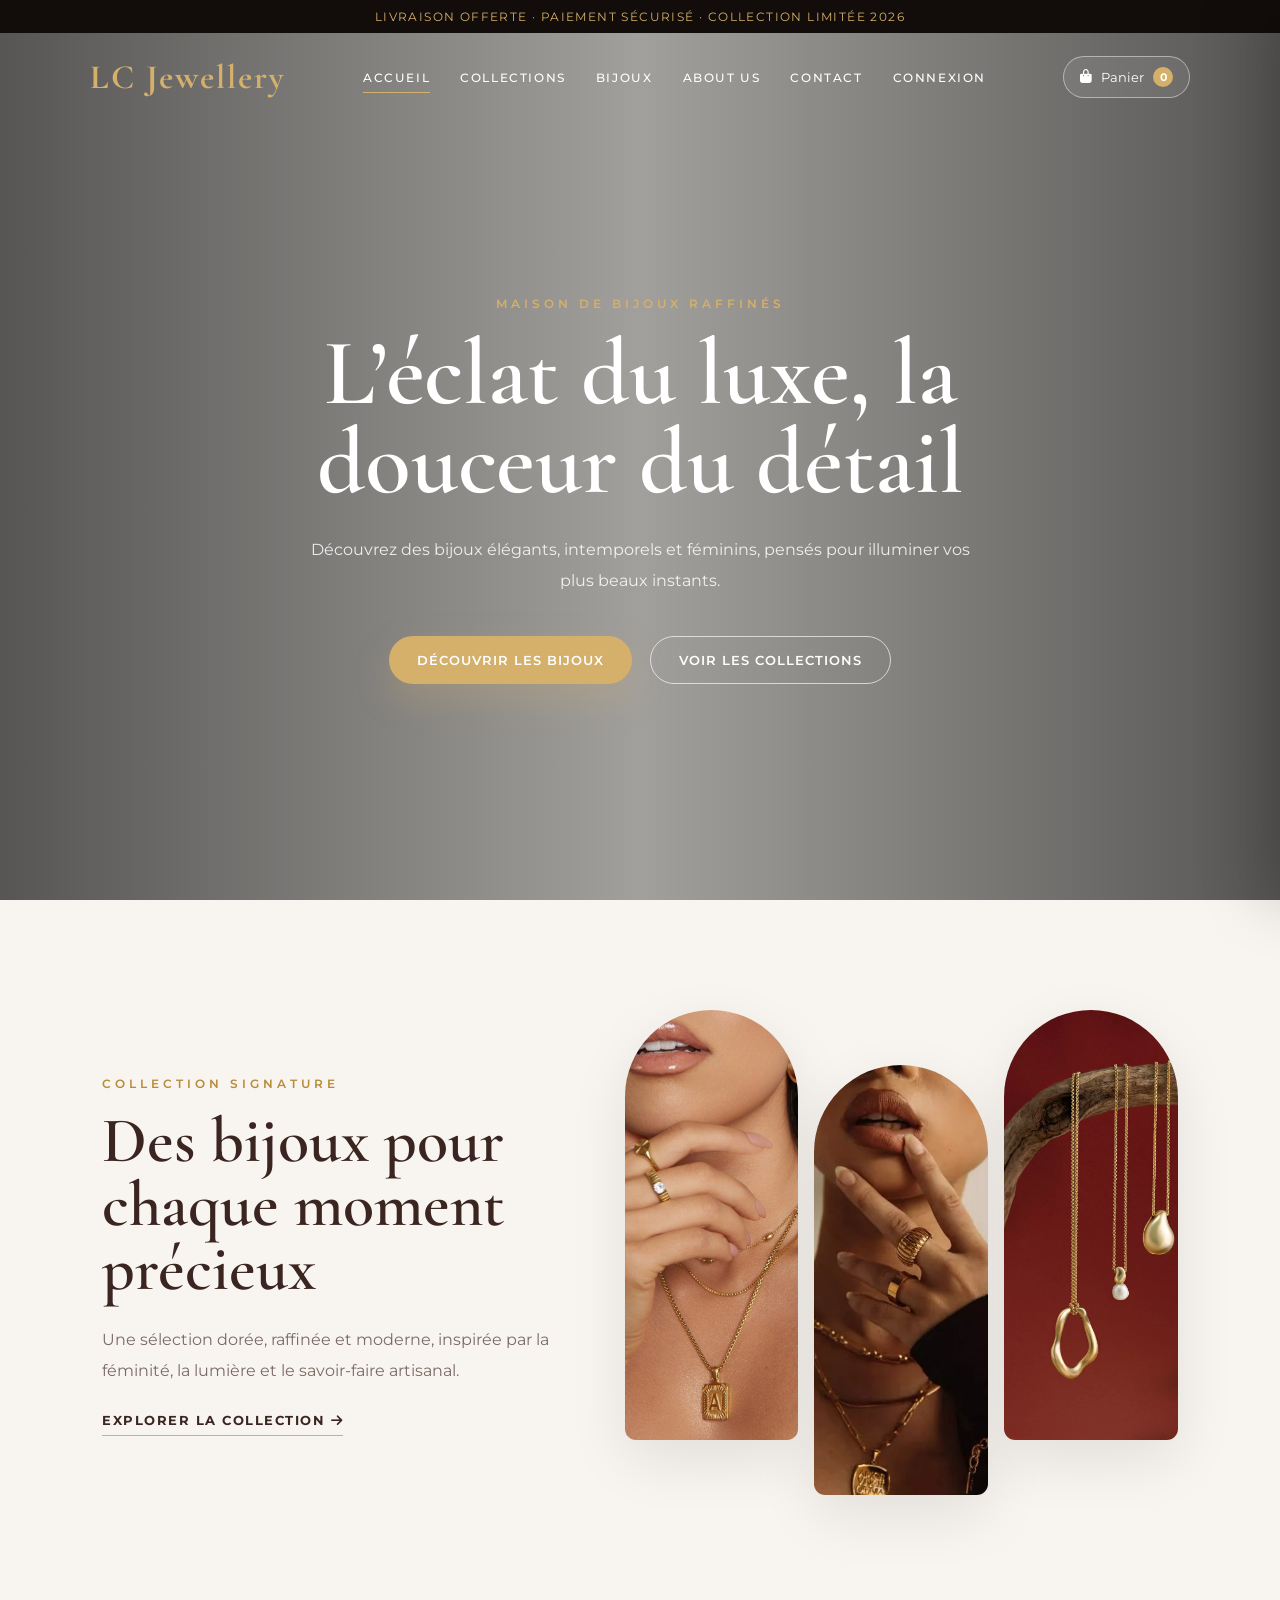
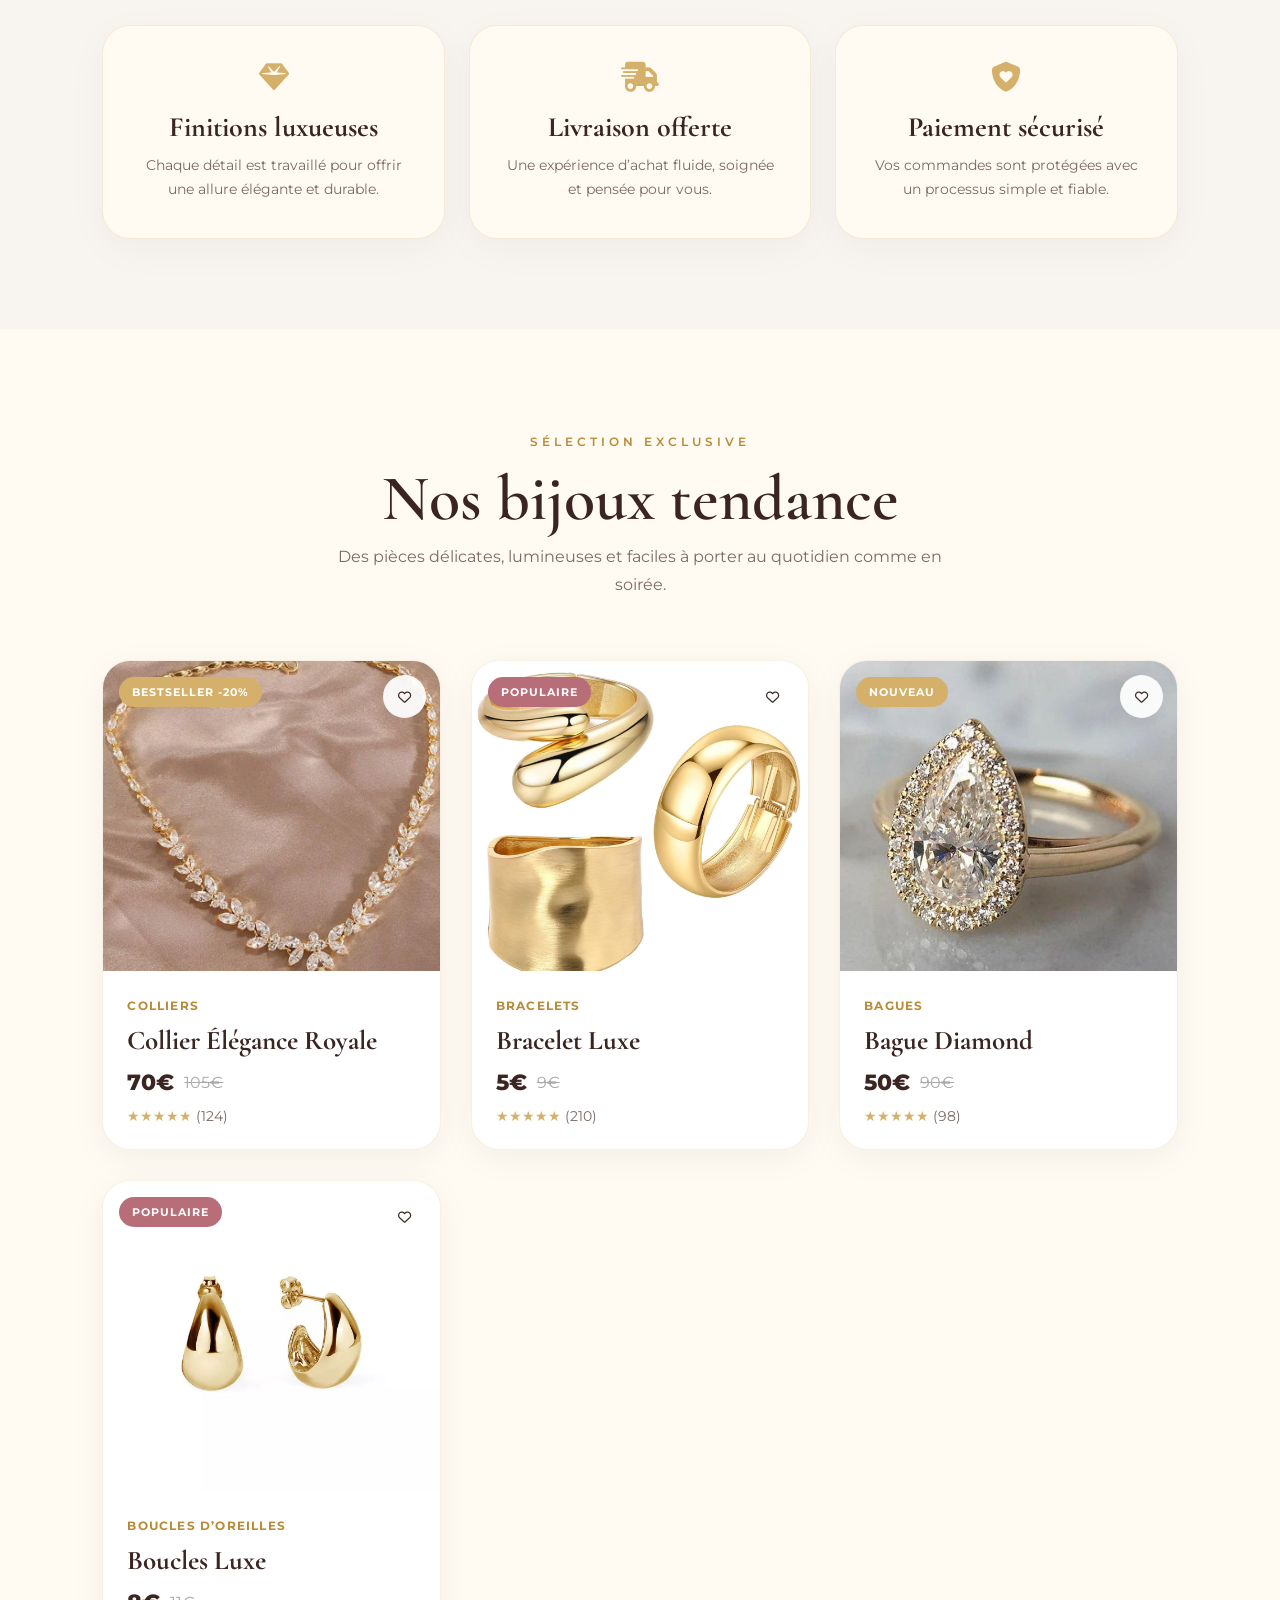
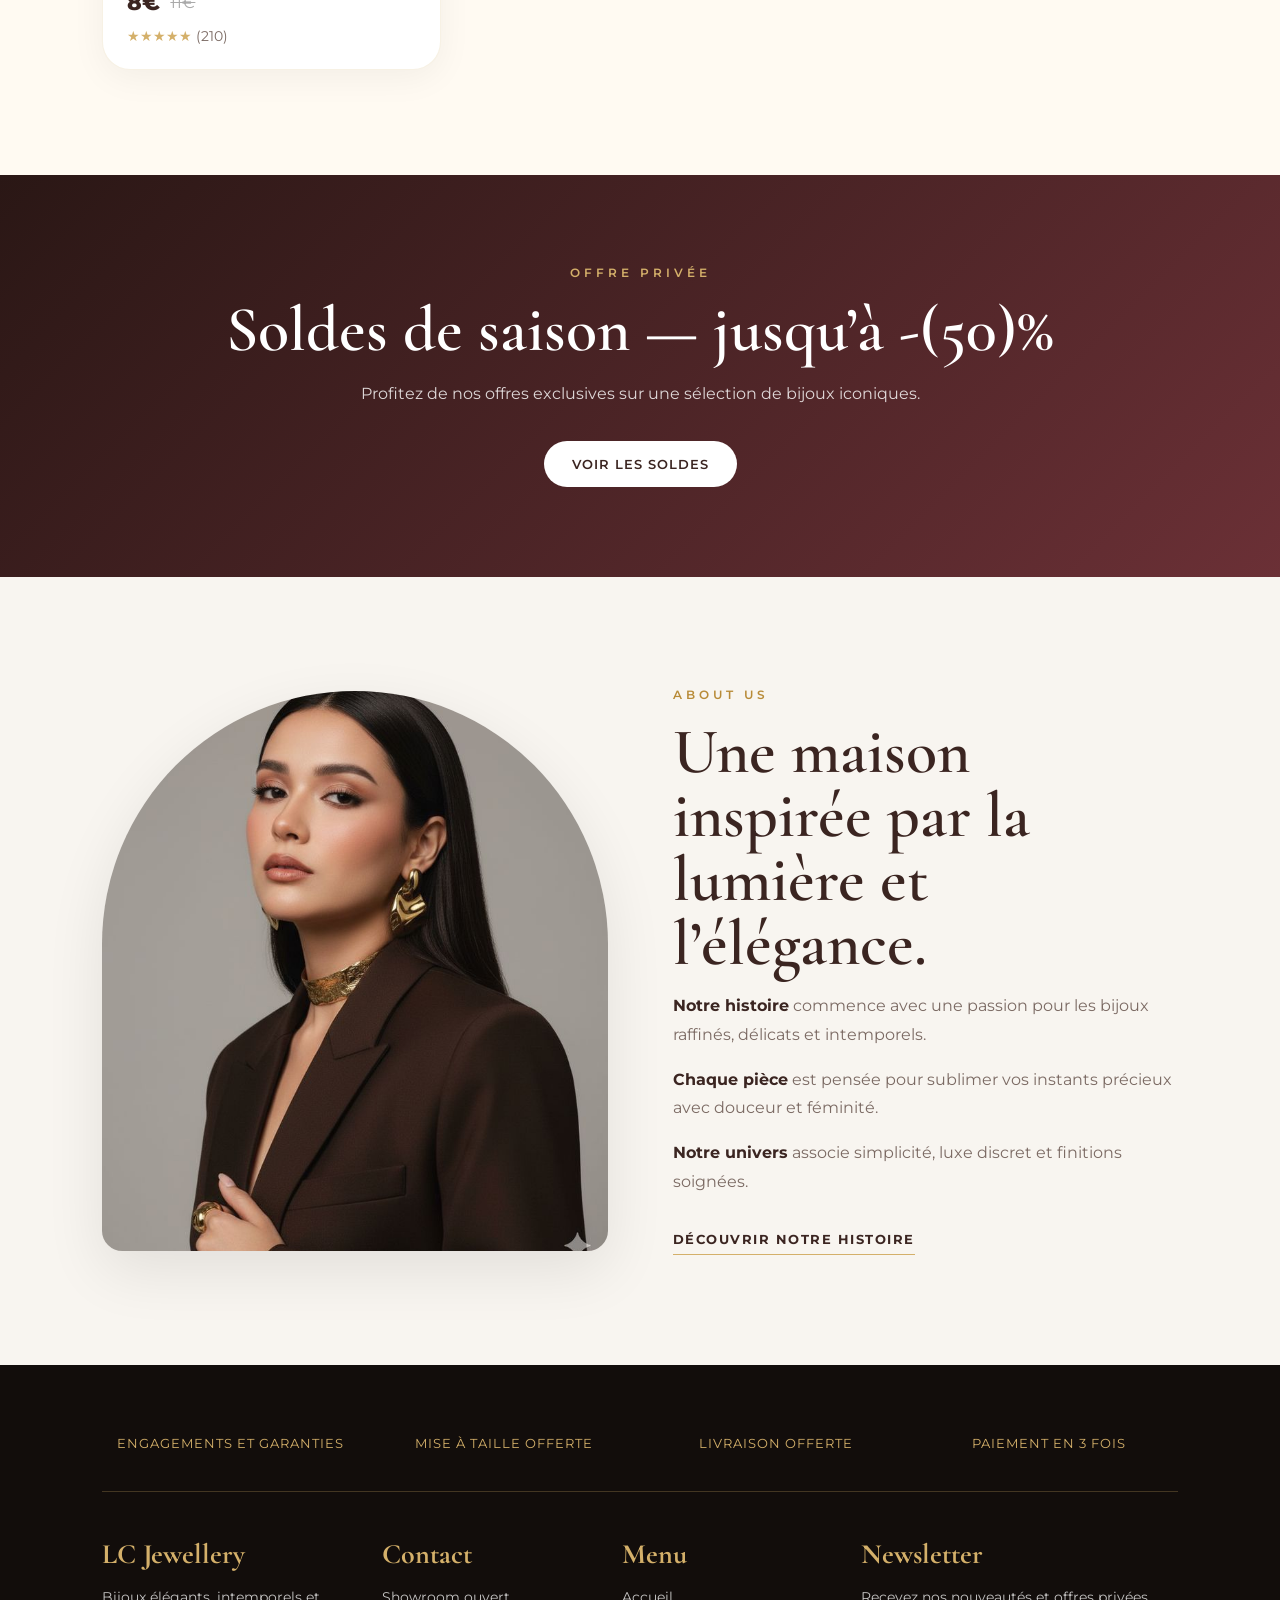
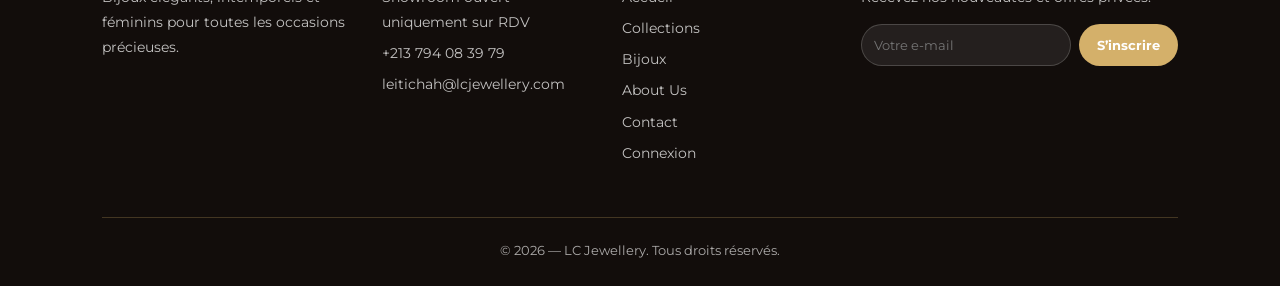
<file: index.html>
<!DOCTYPE html>
<html lang="fr">
<head>
  <meta charset="UTF-8" />
  <meta name="viewport" content="width=device-width, initial-scale=1.0" />
  <title>LC Jewellery — Maison de bijoux</title>

  <link rel="preconnect" href="https://fonts.googleapis.com">
  <link rel="preconnect" href="https://fonts.gstatic.com" crossorigin>
  <link href="https://fonts.googleapis.com/css2?family=Cormorant+Garamond:wght@400;500;600;700&family=Montserrat:wght@300;400;500;600;700&display=swap" rel="stylesheet">

  <link rel="stylesheet" href="https://cdnjs.cloudflare.com/ajax/libs/font-awesome/6.5.1/css/all.min.css">
  <link rel="stylesheet" href="index.css" />
</head>

<body>

  <div class="announcement-bar">
    Livraison offerte · Paiement sécurisé · Collection limitée 2026
  </div>

  <header class="site-header" id="siteHeader">
    <a href="index.html" class="logo">LC Jewellery</a>

    <button class="nav-toggle" id="navToggle">
      <span></span>
      <span></span>
      <span></span>
    </button>

    <nav class="main-nav" id="mainNav">
      <a href="index.html"class="active">Accueil</a>
      <a href="index.html#collections">Collections</a>
      <a href="products.html">Bijoux</a>
      <a href="aboutus.html">About Us</a>
      <a href="commande.html">Contact</a>
      <a href="contact.html">Connexion</a>
    </nav>


    <button class="cart-link" id="openCart">
      <i class="fa-solid fa-bag-shopping"></i>
      <span>Panier</span>
      <strong id="cartCount">0€</strong>
    </button>
  </header>

  <main>

    <section class="hero" id="home">
      <video autoplay muted loop playsinline class="bg-video">
        <source src="videoo.MP4" type="video/mp4" />
      </video>

      <div class="hero-overlay"></div>

      <div class="hero-content reveal">
        <p class="eyebrow">Maison de bijoux raffinés</p>
        <h1>L’éclat du luxe, la douceur du détail</h1>
        <p>
          Découvrez des bijoux élégants, intemporels et féminins,
          pensés pour illuminer vos plus beaux instants.
        </p>

        <div class="hero-actions">
          <a href="products.html" class="btn btn-primary">Découvrir les bijoux</a>
          <a href="#collections" class="btn btn-secondary">Voir les collections</a>
        </div>
      </div>
    </section>

    <section class="signature-section reveal" id="collections">
      <div class="signature-text">
        <p class="eyebrow dark">Collection signature</p>
        <h2>Des bijoux pour chaque moment précieux</h2>
        <p>
          Une sélection dorée, raffinée et moderne, inspirée par la féminité,
          la lumière et le savoir-faire artisanal.
        </p>
        <a href="products.html" class="luxury-link">
          Explorer la collection <i class="fa-solid fa-arrow-right"></i>
        </a>
      </div>

      <div class="signature-gallery">
        <img src="3.jpg" alt="Bijou doré élégant">
        <img src="2.webp" alt="Bijou de luxe">
        <img src="1.webp" alt="Collection de bijoux dorés">
      </div>
    </section>

    <section class="values-section">
      <div class="value-card reveal">
        <i class="fa-solid fa-gem"></i>
        <h3>Finitions luxueuses</h3>
        <p>Chaque détail est travaillé pour offrir une allure élégante et durable.</p>
      </div>

      <div class="value-card reveal">
        <i class="fa-solid fa-truck-fast"></i>
        <h3>Livraison offerte</h3>
        <p>Une expérience d’achat fluide, soignée et pensée pour vous.</p>
      </div>

      <div class="value-card reveal">
        <i class="fa-solid fa-shield-heart"></i>
        <h3>Paiement sécurisé</h3>
        <p>Vos commandes sont protégées avec un processus simple et fiable.</p>
      </div>
    </section>

    <section class="products-section" id="products">
      <div class="section-header reveal">
        <p class="eyebrow dark">Sélection exclusive</p>
        <h2>Nos bijoux tendance</h2>
        <p>
          Des pièces délicates, lumineuses et faciles à porter
          au quotidien comme en soirée.
        </p>
      </div>

      <div class="products-container">

        <article class="product-card reveal" data-name="Collier Élégance Royale" data-price="7">
          <span class="badge">BESTSELLER -20%</span>
          <button class="wishlist-btn"><i class="fa-regular fa-heart"></i></button>

          <div class="product-image">
            <img src="colier royale.jpg" alt="Collier Élégance Royale">
            <button class="cart-btn">Ajouter au panier</button>
          </div>

          <div class="product-info">
            <span class="category">Colliers</span>
            <h3>Collier Élégance Royale</h3>
            <div class="price">
              <span class="new-price">70€</span>
              <span class="old-price">105€</span>
            </div>
            <div class="stars">★★★★★ <span>(124)</span></div>
          </div>
        </article>

        <article class="product-card reveal" data-name="Bracelet Luxe" data-price="5">
          <span class="badge rose">POPULAIRE</span>
          <button class="wishlist-btn"><i class="fa-regular fa-heart"></i></button>

          <div class="product-image">
            <img src="braclets.jpg" alt="Bracelet Luxe">
            <button class="cart-btn">Ajouter au panier</button>
          </div>

          <div class="product-info">
            <span class="category">Bracelets</span>
            <h3>Bracelet Luxe</h3>
            <div class="price">
              <span class="new-price">5€</span>
              <span class="old-price">9€</span>
            </div>
            <div class="stars">★★★★★ <span>(210)</span></div>
          </div>
        </article>

        <article class="product-card reveal" data-name="Bague Diamond" data-price="5">
          <span class="badge">NOUVEAU</span>
          <button class="wishlist-btn"><i class="fa-regular fa-heart"></i></button>

          <div class="product-image">
            <img src="diamond.jpg" alt="Bague Diamond">
            <button class="cart-btn">Ajouter au panier</button>
          </div>

          <div class="product-info">
            <span class="category">Bagues</span>
            <h3>Bague Diamond</h3>
            <div class="price">
              <span class="new-price">50€</span>
              <span class="old-price">90€</span>
            </div>
            <div class="stars">★★★★★ <span>(98)</span></div>
          </div>
        </article>

        <article class="product-card reveal" data-name="Boucles Luxe" data-price="8">
          <span class="badge rose">POPULAIRE</span>
          <button class="wishlist-btn"><i class="fa-regular fa-heart"></i></button>

          <div class="product-image">
            <img src="earings.webp" alt="Boucles Luxe">
            <button class="cart-btn">Ajouter au panier</button>
          </div>

          <div class="product-info">
            <span class="category">Boucles d’oreilles</span>
            <h3>Boucles Luxe</h3>
            <div class="price">
              <span class="new-price">8€</span>
              <span class="old-price">11€</span>
            </div>
            <div class="stars">★★★★★ <span>(210)</span></div>
          </div>
        </article>

      </div>
    </section>

    <section class="promo reveal">
      <div class="promo-box">
        <p class="eyebrow">Offre privée</p>
        <h2>Soldes de saison — jusqu’à -(50)%</h2>
        <p>Profitez de nos offres exclusives sur une sélection de bijoux iconiques.</p>
        <a href="products.html" class="btn btn-light">Voir les soldes</a>
      </div>
    </section>

    <section class="creator-section" id="about-preview">
      <div class="creator-image reveal">
        <img src="creatrice.jpg" alt="Bijoux LC Jewellery">
      </div>

      <div class="creator-content reveal">
        <p class="eyebrow dark">About Us</p>
        <h2>Une maison inspirée par la lumière et l’élégance.</h2>
        <p>
          <strong>Notre histoire</strong> commence avec une passion pour les bijoux raffinés,
          délicats et intemporels.
        </p>
        <p>
          <strong>Chaque pièce</strong> est pensée pour sublimer vos instants précieux
          avec douceur et féminité.
        </p>
        <p>
          <strong>Notre univers</strong> associe simplicité, luxe discret et finitions soignées.
        </p>
        <a href="aboutus.html" class="luxury-link">Découvrir notre histoire</a>
      </div>
    </section>

  </main>

  <aside class="cart-drawer" id="cartDrawer">
    <div class="cart-header">
      <h2>Votre panier</h2>
      <button id="closeCart"><i class="fa-solid fa-xmark"></i></button>
    </div>

    <div class="cart-items" id="cartItems">
      <p class="empty-cart">Votre panier est vide.</p>
    </div>

    <div class="cart-footer">
      <div class="cart-total">
        <span>Total</span>
        <strong id="cartTotal">0€</strong>
      </div>
      <button class="checkout-btn">Commander</button>
    </div>
  </aside>

  <div class="cart-backdrop" id="cartBackdrop"></div>

  <footer class="footer">
    <div class="footer-top">
      <div>Engagements et garanties</div>
      <div>Mise à taille offerte</div>
      <div>Livraison offerte</div>
      <div>Paiement en 3 fois</div>
    </div>

    <div class="footer-content">

      <div class="footer-col">
        <h3>LC Jewellery</h3>
        <p>
          Bijoux élégants, intemporels et féminins
          pour toutes les occasions précieuses.
        </p>
      </div>

      <div class="footer-col">
        <h3>Contact</h3>
        <p>Showroom ouvert uniquement sur RDV</p>
        <p>+213 794 08 39 79</p>
        <p>leitichah@lcjewellery.com</p>
      </div>

      <div class="footer-col">
        <h3>Menu</h3>
        <a href="index.html">Accueil</a>
        <a href="index.html#collections">Collections</a>
        <a href="products.html">Bijoux</a>
        <a href="aboutus.html">About Us</a>
        <a href="commande.html">Contact</a>
        <a href="contact.html">Connexion</a>
      </div>

      <div class="footer-col newsletter">
        <h3>Newsletter</h3>
        <p>Recevez nos nouveautés et offres privées.</p>

        <form>
          <input type="email" placeholder="Votre e-mail" required>
          <button type="submit">S’inscrire</button>
        </form>
      </div>

    </div>

    <div class="footer-bottom">
      <p>© 2026 — LC Jewellery. Tous droits réservés.</p>
    </div>
  </footer>

  <script src="index.js"></script>
</body>
</html>
</file>
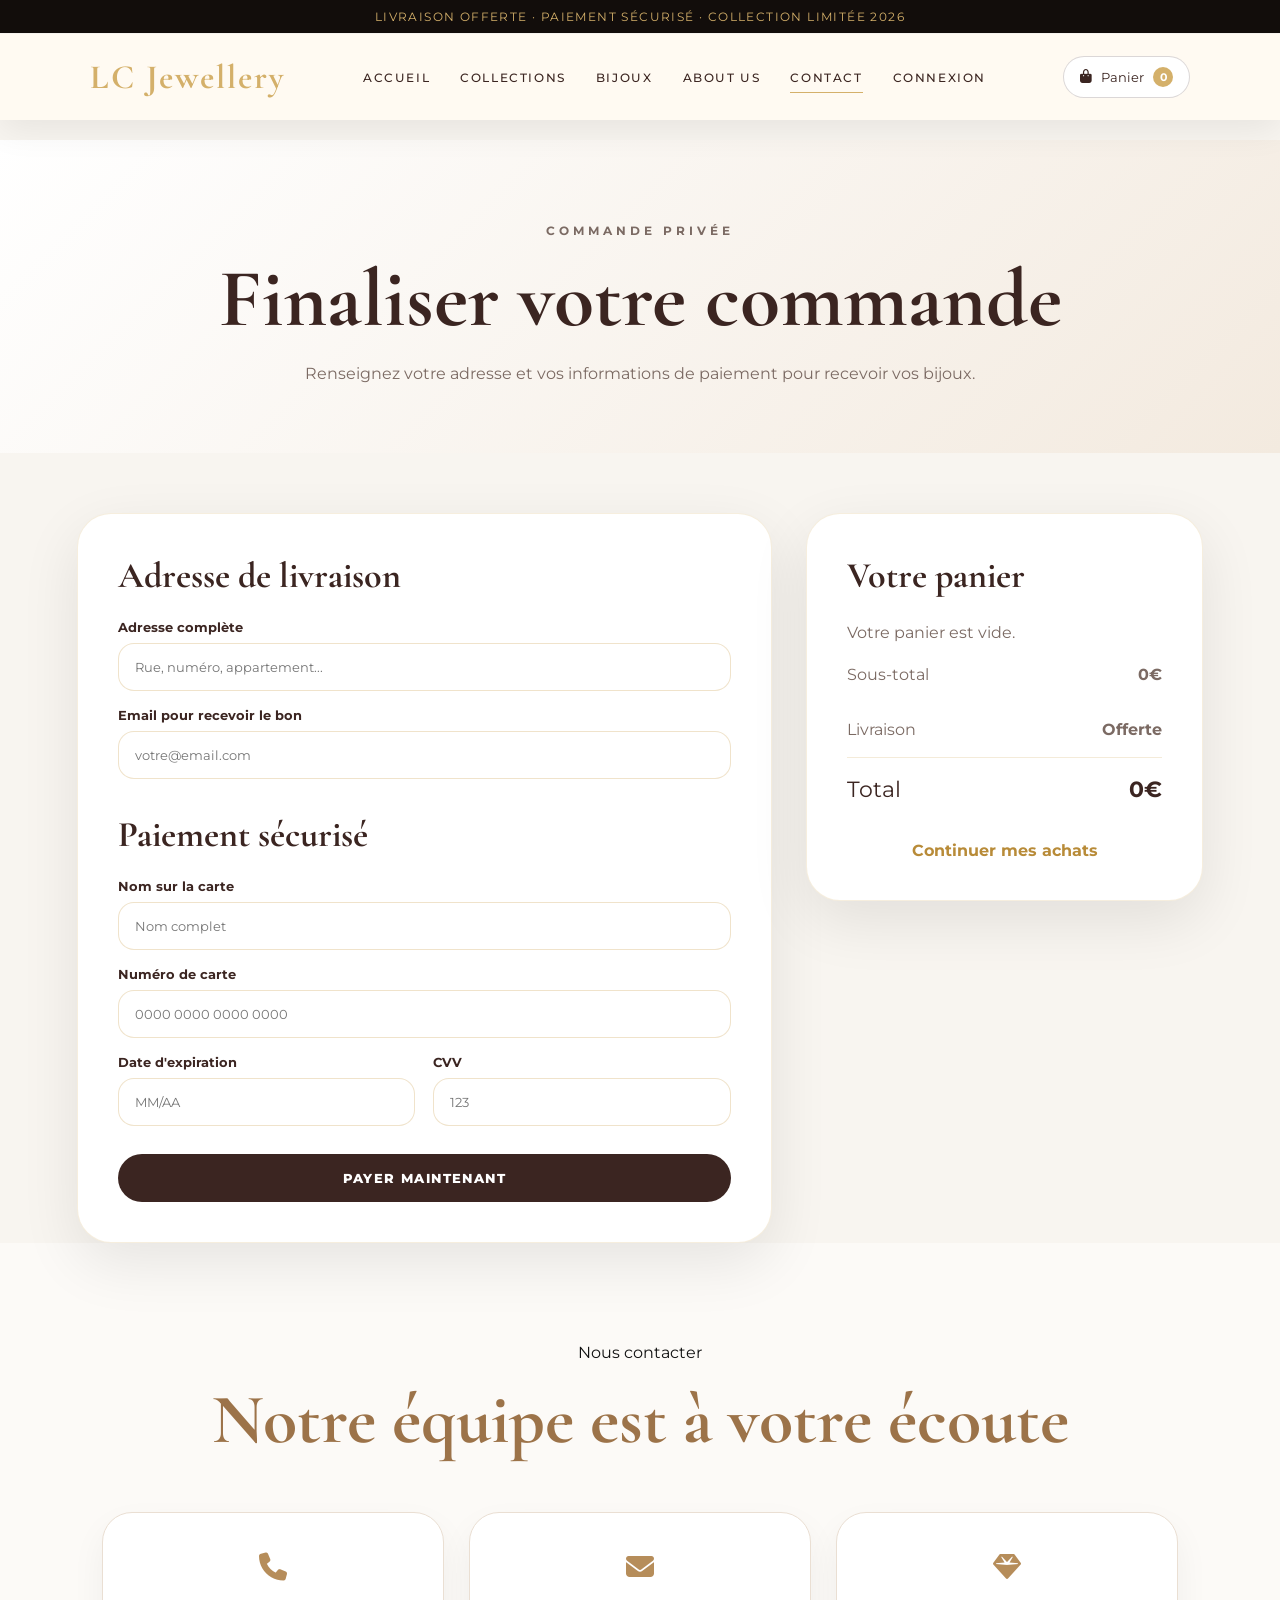
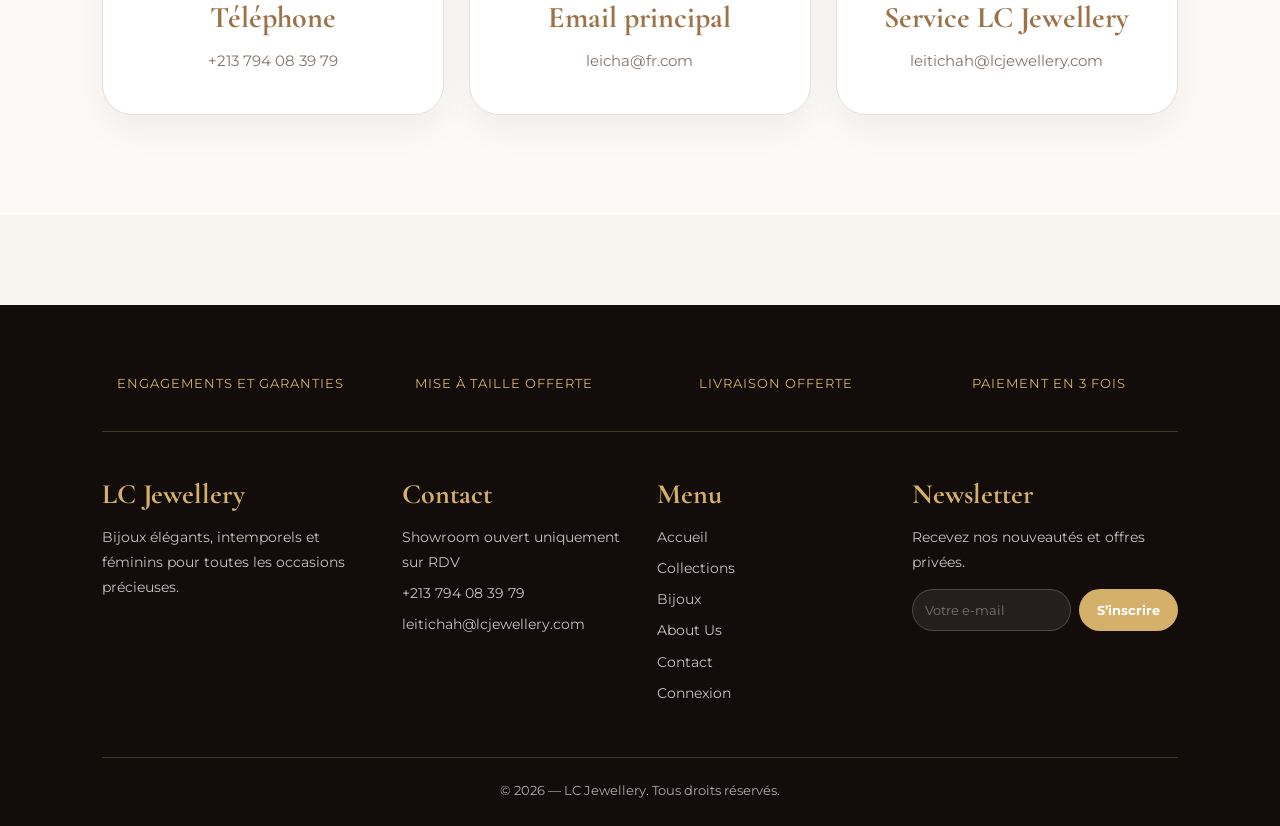
<file: commande.html>
<!DOCTYPE html>
<html lang="fr">
<head>
  <meta charset="UTF-8" />
  <meta name="viewport" content="width=device-width, initial-scale=1.0" />
  <title>Commande — LC Jewellery</title>

  <link rel="preconnect" href="https://fonts.googleapis.com">
  <link rel="preconnect" href="https://fonts.gstatic.com" crossorigin>
  <link href="https://fonts.googleapis.com/css2?family=Cormorant+Garamond:wght@500;600;700&family=Montserrat:wght@300;400;500;600;700&display=swap" rel="stylesheet">

  <link rel="stylesheet" href="https://cdnjs.cloudflare.com/ajax/libs/font-awesome/6.5.1/css/all.min.css">
  <link rel="stylesheet" href="commande.css" />
</head>

<body>

  <div class="announcement-bar">
    Livraison offerte · Paiement sécurisé · Collection limitée 2026
  </div>

  <header class="site-header" id="siteHeader">
    <a href="index.html" class="logo">LC Jewellery</a>

    <button class="nav-toggle" id="navToggle">
      <span></span>
      <span></span>
      <span></span>
    </button>

    <nav class="main-nav" id="mainNav">
      <a href="index.html">Accueil</a>
      <a href="index.html#collections">Collections</a>
      <a href="products.html">Bijoux</a>
      <a href="aboutus.html">About Us</a>
      <a href="commande.html" class="active">Contact</a>
      <a href="contact.html">Connexion</a>
    </nav>

    <button class="cart-link" id="openCart">
      <i class="fa-solid fa-bag-shopping"></i>
      <span>Panier</span>
      <strong id="cartCount">0</strong>
    </button>
  </header>

  <main class="checkout-page">

    <section class="checkout-hero">
      <p class="eyebrow">Commande privée</p>
      <h1>Finaliser votre commande</h1>
      <p>Renseignez votre adresse et vos informations de paiement pour recevoir vos bijoux.</p>
    </section>

    <section class="checkout-container" id="checkoutContainer">

      <form class="checkout-form" id="checkoutForm">

        <h2>Adresse de livraison</h2>

        <label>Adresse complète</label>
        <input type="text" id="adresse" placeholder="Rue, numéro, appartement..." required>

        <label>Email pour recevoir le bon</label>
        <input type="email" id="clientEmail" placeholder="votre@email.com" required>

        <h2>Paiement sécurisé</h2>

        <label>Nom sur la carte</label>
        <input type="text" id="cardName" placeholder="Nom complet" required>

        <label>Numéro de carte</label>
        <input type="text" id="cardNumber" placeholder="0000 0000 0000 0000" maxlength="19" required>

        <div class="row">
          <div>
            <label>Date d'expiration</label>
            <input type="text" id="cardExpiry" placeholder="MM/AA" maxlength="5" required>
          </div>

          <div>
            <label>CVV</label>
            <input type="password" id="cardCvv" placeholder="123" maxlength="4" required>
          </div>
        </div>

        <button type="submit" class="confirm-btn">
          Payer maintenant
        </button>

        <p class="success-message" id="successMessage"></p>

      </form>

      <aside class="order-summary">
        <h2>Votre panier</h2>

        <div id="orderItems"></div>

        <div class="summary-line">
          <span>Sous-total</span>
          <strong id="subtotal">0£</strong>
        </div>

        <div class="summary-line">
          <span>Livraison</span>
          <strong>Offerte</strong>
        </div>

        <div class="summary-total">
          <span>Total</span>
          <strong id="total">0£</strong>
        </div>

        <a href="products.html" class="back-link">
          Continuer mes achats
        </a>
      </aside>

    </section>

    <section class="receipt-section" id="receiptSection">
      <div class="receipt-card" id="receiptCard">

        <div class="receipt-success">
          <i class="fa-solid fa-circle-check"></i>
          <p>Paiement confirmé</p>
        </div>

        <h2>Bon de commande</h2>
        <p class="receipt-subtitle">Merci pour votre commande chez LC Jewellery.</p>

        <div class="receipt-meta">
          <div>
            <span>Numéro de commande</span>
            <strong id="receiptNumber">LC-0000</strong>
          </div>
          <div>
            <span>Date</span>
            <strong id="receiptDate">--/--/----</strong>
          </div>
        </div>

        <div class="receipt-block">
          <h3>Adresse de livraison</h3>
          <p id="receiptAddress"></p>
        </div>

        <div class="receipt-block">
          <h3>Paiement</h3>
          <p id="receiptPayment"></p>
        </div>

        <div class="receipt-block">
          <h3>Produits commandés</h3>
          <div id="receiptProducts"></div>
        </div>

        <div class="receipt-total">
          <span>Total payé</span>
          <strong id="receiptTotal">0£</strong>
        </div>

        <div class="receipt-question">
          <h3>Voulez-vous recevoir ce bon par email ?</h3>
          <p>Nous pouvons préparer un email avec les détails de votre commande.</p>

          <div class="receipt-actions">
            <button id="sendEmailBtn" class="email-btn">
              <i class="fa-solid fa-envelope"></i>
              Envoyer par email
            </button>

            <button id="printReceiptBtn" class="print-btn">
              <i class="fa-solid fa-print"></i>
              Imprimer le bon
            </button>

            <a href="products.html" class="shop-btn">
              Continuer mes achats
            </a>
          </div>
        </div>

      </div>
    </section>

    <section class="contact-info">
      <p class="small-title">Nous contacter</p>
      <h2>Notre équipe est à votre écoute</h2>

      <div class="contact-cards">
        <div class="contact-card">
          <i class="fa-solid fa-phone"></i>
          <h3>Téléphone</h3>
          <p>+213 794 08 39 79</p>
        </div>

        <div class="contact-card">
          <i class="fa-solid fa-envelope"></i>
          <h3>Email principal</h3>
          <p>leicha@fr.com</p>
        </div>

        <div class="contact-card">
          <i class="fa-solid fa-gem"></i>
          <h3>Service LC Jewellery</h3>
          <p>leitichah@lcjewellery.com</p>
        </div>
      </div>
    </section>

  </main>

  <footer class="footer">
    <div class="footer-top">
      <div>Engagements et garanties</div>
      <div>Mise à taille offerte</div>
      <div>Livraison offerte</div>
      <div>Paiement en 3 fois</div>
    </div>

    <div class="footer-content">
      <div class="footer-col">
        <h3>LC Jewellery</h3>
        <p>Bijoux élégants, intemporels et féminins pour toutes les occasions précieuses.</p>
      </div>

      <div class="footer-col">
        <h3>Contact</h3>
        <p>Showroom ouvert uniquement sur RDV</p>
        <p>+213 794 08 39 79</p>
        <p>leitichah@lcjewellery.com</p>
      </div>

      <div class="footer-col">
        <h3>Menu</h3>
        <a href="index.html">Accueil</a>
        <a href="index.html#collections">Collections</a>
        <a href="products.html">Bijoux</a>
        <a href="aboutus.html">About Us</a>
        <a href="commande.html">Contact</a>
        <a href="contact.html">Connexion</a>
      </div>

      <div class="footer-col newsletter">
        <h3>Newsletter</h3>
        <p>Recevez nos nouveautés et offres privées.</p>

        <form>
          <input type="email" placeholder="Votre e-mail" required>
          <button type="submit">S’inscrire</button>
        </form>
      </div>
    </div>

    <div class="footer-bottom">
      <p>© 2026 — LC Jewellery. Tous droits réservés.</p>
    </div>
  </footer>

  <script src="commande.js"></script>
</body>
</html>
</file>
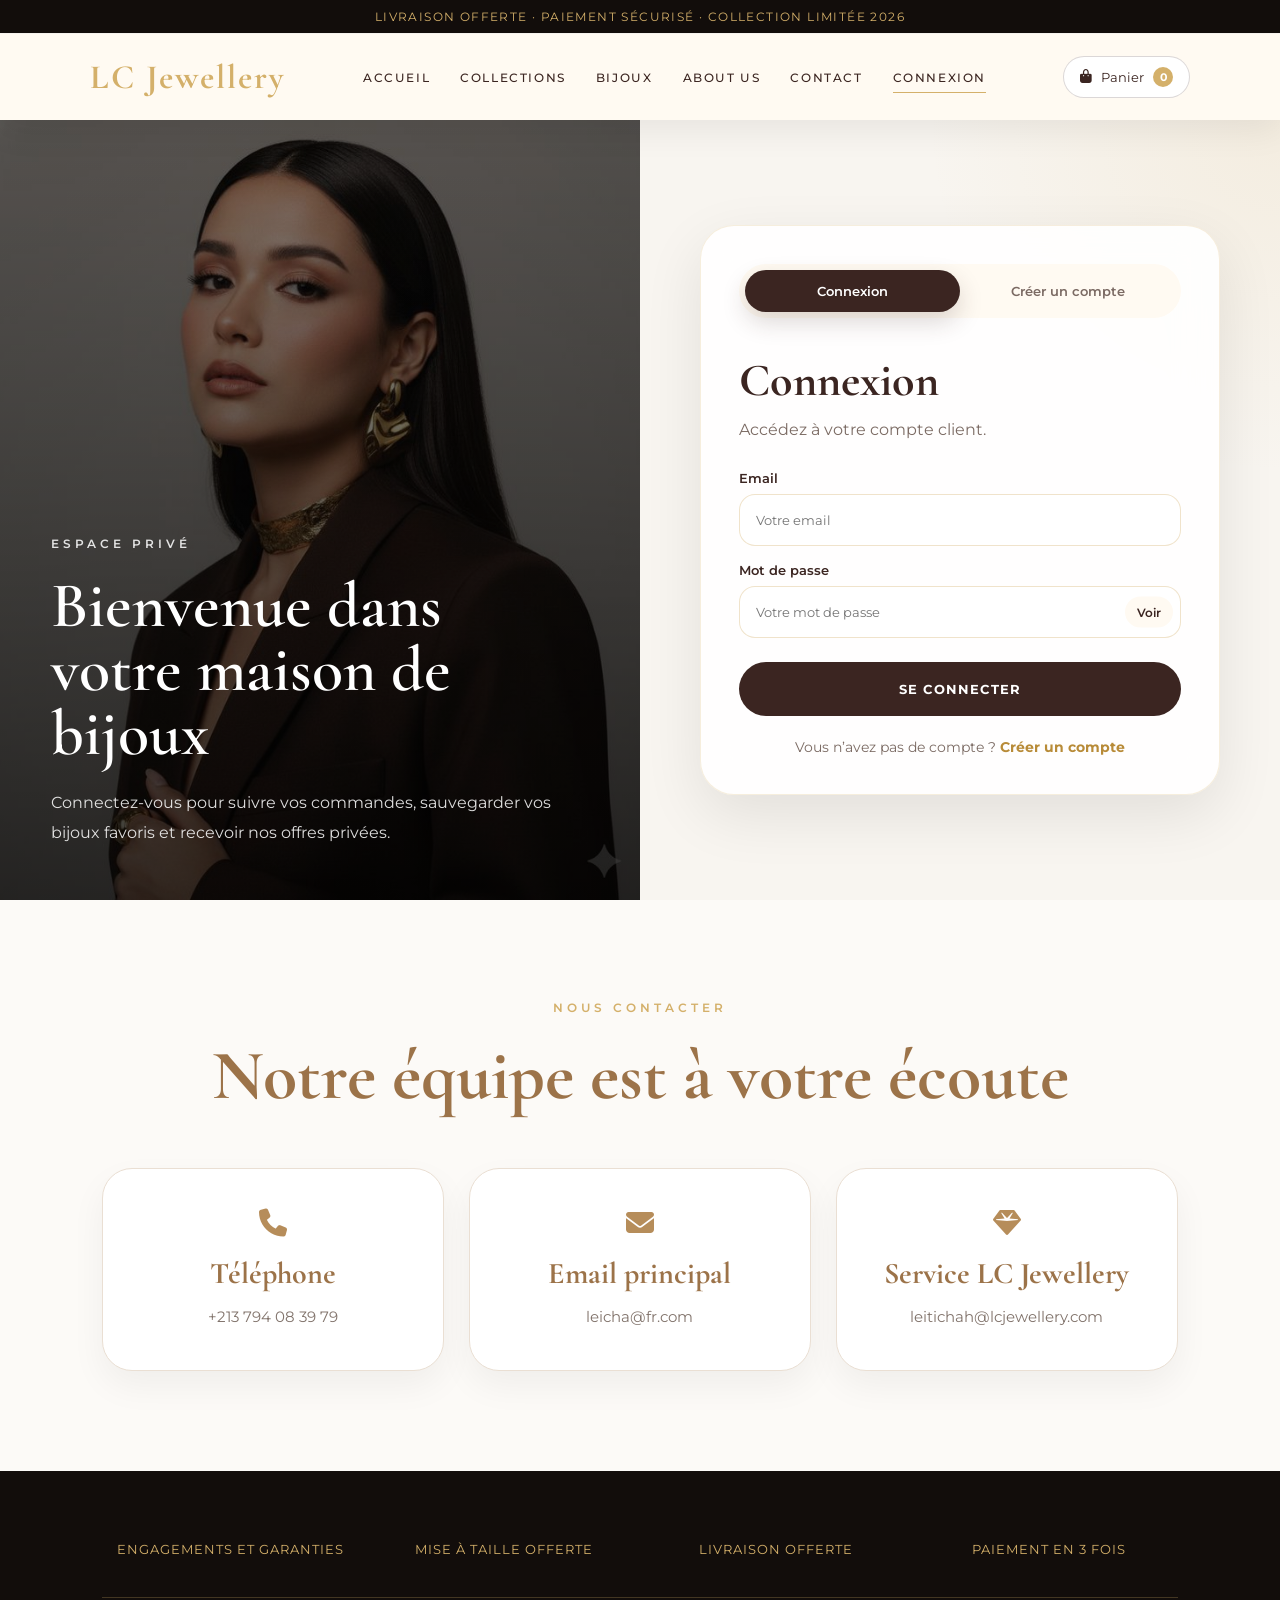
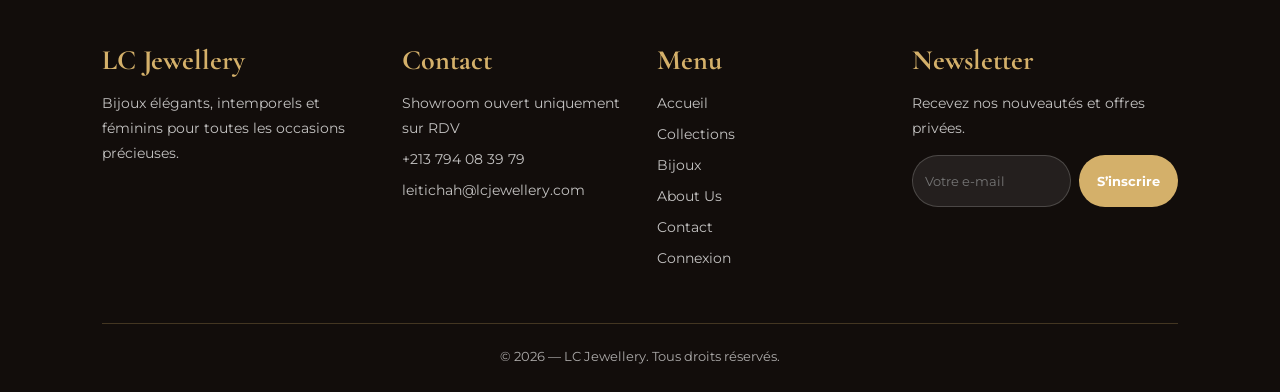
<file: contact.html>
<!DOCTYPE html>
<html lang="fr">
<head>
  <meta charset="UTF-8" />
  <meta name="viewport" content="width=device-width, initial-scale=1.0" />

  <title>Connexion — LC Jewellery</title>

  <link rel="preconnect" href="https://fonts.googleapis.com">
  <link rel="preconnect" href="https://fonts.gstatic.com" crossorigin>

  <link href="https://fonts.googleapis.com/css2?family=Cormorant+Garamond:wght@500;600;700&family=Montserrat:wght@300;400;500;600;700&display=swap" rel="stylesheet">

  <link rel="stylesheet" href="https://cdnjs.cloudflare.com/ajax/libs/font-awesome/6.5.1/css/all.min.css">
  <link rel="stylesheet" href="contact.css">
</head>

<body>

  <div class="announcement-bar">
    Livraison offerte · Paiement sécurisé · Collection limitée 2026
  </div>

  <header class="site-header" id="siteHeader">
    <a href="index.html" class="logo">LC Jewellery</a>

    <button class="nav-toggle" id="navToggle">
      <span></span>
      <span></span>
      <span></span>
    </button>

    <nav class="main-nav" id="mainNav">
      <a href="index.html">Accueil</a>
      <a href="index.html#collections">Collections</a>
      <a href="products.html">Bijoux</a>
      <a href="aboutus.html">About Us</a>
      <a href="commande.html">Contact</a>
      <a href="contact.html" class="active">Connexion</a>
    </nav>

    <button class="cart-link" id="openCart">
      <i class="fa-solid fa-bag-shopping"></i>
      <span>Panier</span>
      <strong id="cartCount">0</strong>
    </button>
  </header>

  <main class="auth-page">

    <section class="auth-left">
      <div class="luxury-card">
        <p class="small-title">Espace privé</p>
        <h1>Bienvenue dans votre maison de bijoux</h1>
        <p>
          Connectez-vous pour suivre vos commandes, sauvegarder vos bijoux favoris
          et recevoir nos offres privées.
        </p>
      </div>
    </section>

    <section class="auth-right">

      <div class="form-box">

        <div class="tabs">
          <button class="tab active" id="loginTab">Connexion</button>
          <button class="tab" id="registerTab">Créer un compte</button>
        </div>

        <form id="loginForm" class="form active">
          <h2>Connexion</h2>
          <p class="form-text">Accédez à votre compte client.</p>

          <label>Email</label>
          <input type="email" id="loginEmail" placeholder="Votre email" required>

          <label>Mot de passe</label>
          <div class="password-box">
            <input type="password" id="loginPassword" placeholder="Votre mot de passe" required>
            <button type="button" class="show-password">Voir</button>
          </div>

          <button type="submit" class="main-btn">Se connecter</button>

          <p class="switch-text">
            Vous n’avez pas de compte ?
            <span id="goRegister">Créer un compte</span>
          </p>
        </form>

        <form id="registerForm" class="form">
          <h2>Créer un compte</h2>
          <p class="form-text">Rejoignez notre univers luxe.</p>

          <div class="input-row">
            <div>
              <label>Nom</label>
              <input type="text" id="lastName" placeholder="Votre nom" required>
            </div>

            <div>
              <label>Prénom</label>
              <input type="text" id="firstName" placeholder="Votre prénom" required>
            </div>
          </div>

          <label>Email</label>
          <input type="email" id="registerEmail" placeholder="Votre email" required>

          <label>Téléphone</label>
          <input type="tel" id="phone" placeholder="+213 000 000 000" required>

          <label>Adresse</label>
          <input type="text" id="address" placeholder="Votre adresse complète" required>

          <div class="input-row">
            <div>
              <label>Ville</label>
              <input type="text" id="city" placeholder="Votre ville" required>
            </div>

            <div>
              <label>Code postal</label>
              <input type="text" id="zip" placeholder="Code postal" required>
            </div>
          </div>

          <label>Mot de passe</label>
          <div class="password-box">
            <input type="password" id="registerPassword" placeholder="Créer un mot de passe" required>
            <button type="button" class="show-password">Voir</button>
          </div>

          <label class="check">
            <input type="checkbox" required>
            J’accepte les conditions générales et la politique de confidentialité.
          </label>

          <button type="submit" class="main-btn">Créer mon compte</button>

          <p class="switch-text">
            Déjà un compte ?
            <span id="goLogin">Se connecter</span>
          </p>
        </form>

        <div id="message" class="message"></div>

      </div>

    </section>

  </main>
  <section class="contact-info">

  <p class="small-title">Nous contacter</p>

  <h2>Notre équipe est à votre écoute</h2>

  <div class="contact-cards">

    <div class="contact-card">
      <i class="fa-solid fa-phone"></i>
      <h3>Téléphone</h3>
      <p>+213 794 08 39 79</p>
    </div>

    <div class="contact-card">
      <i class="fa-solid fa-envelope"></i>
      <h3>Email principal</h3>
      <p>leicha@fr.com</p>
    </div>

    <div class="contact-card">
      <i class="fa-solid fa-gem"></i>
      <h3>Service LC Jewellery</h3>
      <p>leitichah@lcjewellery.com</p>
    </div>

  </div>

</section>

  <script src="contact.js"></script>
</body>
</html>
<footer class="footer">
    <div class="footer-top">
      <div>Engagements et garanties</div>
      <div>Mise à taille offerte</div>
      <div>Livraison offerte</div>
      <div>Paiement en 3 fois</div>
    </div>

    <div class="footer-content">

      <div class="footer-col">
        <h3>LC Jewellery</h3>
        <p>
          Bijoux élégants, intemporels et féminins
          pour toutes les occasions précieuses.
        </p>
      </div>

      <div class="footer-col">
        <h3>Contact</h3>
        <p>Showroom ouvert uniquement sur RDV</p>
        <p>+213 794 08 39 79</p>
        <p>leitichah@lcjewellery.com</p>
      </div>

      <div class="footer-col">
        <h3>Menu</h3>
        <a href="index.html">Accueil</a>
        <a href="index.html#collections">Collections</a>
        <a href="products.html">Bijoux</a>
        <a href="aboutus.html">About Us</a>
        <a href="commande.html">Contact</a>
        <a href="contact.html">Connexion</a>
      </div>

      <div class="footer-col newsletter">
        <h3>Newsletter</h3>
        <p>Recevez nos nouveautés et offres privées.</p>

        <form>
          <input type="email" placeholder="Votre e-mail" required>
          <button type="submit">S’inscrire</button>
        </form>
      </div>

    </div>

    <div class="footer-bottom">
      <p>© 2026 — LC Jewellery. Tous droits réservés.</p>
    </div>
  </footer>

  <script src="index.js"></script>
</body>
</html>
</file>
<file: index.css>
:root{
  --cream:#f8f5f0;
  --ivory:#fffaf2;
  --black:#111111;
  --brown:#3b2521;
  --gold:#d4b06a;
  --gold-dark:#b88b38;
  --rose:#b76e79;
  --muted:#7b6a63;
  --shadow:0 20px 60px rgba(0,0,0,.09);
}

*{
  margin:0;
  padding:0;
  box-sizing:border-box;
}

html{
  scroll-behavior:smooth;
}

body{
  font-family:'Montserrat',sans-serif;
  background:var(--cream);
  color:var(--black);
  overflow-x:hidden;
}

a{
  text-decoration:none;
  color:inherit;
}

button,
input{
  font-family:inherit;
}

img{
  display:block;
  max-width:100%;
}

/* TOP BAR */

.announcement-bar{
  position:fixed;
  top:0;
  width:100%;
  z-index:1100;
  padding:9px 20px;
  text-align:center;
  background:#120d0b;
  color:var(--gold);
  font-size:12px;
  letter-spacing:1.4px;
  text-transform:uppercase;
}

/* HEADER */

.site-header{
  position:fixed;
  top:34px;
  left:0;
  width:100%;
  z-index:1000;
  padding:22px 7%;
  display:flex;
  justify-content:space-between;
  align-items:center;
  transition:.35s ease;
}

.site-header.scrolled{
  top:0;
  background:rgba(255,250,242,.95);
  backdrop-filter:blur(16px);
  box-shadow:0 10px 35px rgba(0,0,0,.07);
}

.logo{
  font-family:'Cormorant Garamond',serif;
  font-size:34px;
  font-weight:700;
  letter-spacing:2px;
  color:var(--gold);
}

.main-nav{
  display:flex;
  gap:30px;
  align-items:center;
}

.main-nav a{
  position:relative;
  color:white;
  font-size:12px;
  font-weight:500;
  letter-spacing:1.6px;
  text-transform:uppercase;
}

.site-header.scrolled .main-nav a{
  color:var(--brown);
}

.main-nav a::after{
  content:"";
  position:absolute;
  left:0;
  bottom:-8px;
  width:0;
  height:1px;
  background:var(--gold);
  transition:.3s;
}

.main-nav a:hover::after,
.main-nav a.active::after{
  width:100%;
}

.cart-link{
  position:relative;
  display:flex;
  align-items:center;
  gap:9px;
  border:1px solid rgba(255,255,255,.45);
  background:rgba(255,255,255,.08);
  color:white;
  padding:10px 16px;
  border-radius:999px;
  cursor:pointer;
  transition:.3s;
}

.site-header.scrolled .cart-link{
  color:var(--brown);
  border-color:rgba(59,37,33,.18);
  background:white;
}

.cart-link strong{
  width:20px;
  height:20px;
  border-radius:50%;
  background:var(--gold);
  color:white;
  display:grid;
  place-items:center;
  font-size:11px;
}

/* HERO */

.hero{
  min-height:100vh;
  position:relative;
  display:grid;
  place-items:center;
  overflow:hidden;
}

.bg-video{
  position:absolute;
  inset:0;
  width:100%;
  height:100%;
  object-fit:cover;
}

.hero-overlay{
  position:absolute;
  inset:0;
  background:linear-gradient(
    90deg,
    rgba(0,0,0,.65),
    rgba(0,0,0,.35),
    rgba(0,0,0,.65)
  );
}

.hero-content{
  position:relative;
  z-index:2;
  width:min(900px,90%);
  text-align:center;
  color:white;
  padding-top:80px;
}

.eyebrow{
  color:var(--gold);
  text-transform:uppercase;
  letter-spacing:4px;
  font-size:12px;
  font-weight:600;
  margin-bottom:18px;
}

.eyebrow.dark{
  color:var(--gold-dark);
}

.hero h1{
  font-family:'Cormorant Garamond',serif;
  font-size:clamp(48px,8vw,94px);
  line-height:.95;
  font-weight:600;
  margin-bottom:28px;
}

.hero p:not(.eyebrow){
  max-width:680px;
  margin:0 auto;
  line-height:1.9;
  color:rgba(255,255,255,.86);
  font-size:16px;
}

.hero-actions{
  margin-top:40px;
  display:flex;
  justify-content:center;
  gap:18px;
  flex-wrap:wrap;
}

/* BUTTONS */

.btn{
  display:inline-flex;
  align-items:center;
  justify-content:center;
  min-width:190px;
  padding:15px 28px;
  border-radius:999px;
  font-size:13px;
  font-weight:600;
  letter-spacing:1px;
  text-transform:uppercase;
  transition:.3s ease;
}

.btn-primary{
  background:var(--gold);
  color:white;
  box-shadow:0 15px 35px rgba(212,176,106,.25);
}

.btn-primary:hover{
  background:var(--gold-dark);
  transform:translateY(-3px);
}

.btn-secondary{
  border:1px solid rgba(255,255,255,.65);
  color:white;
}

.btn-secondary:hover{
  background:white;
  color:var(--black);
  transform:translateY(-3px);
}

.btn-light{
  background:white;
  color:var(--brown);
}

.btn-light:hover{
  transform:translateY(-3px);
  background:var(--ivory);
}

/* COLLECTION */

.signature-section{
  padding:110px 8%;
  display:grid;
  grid-template-columns:.9fr 1.1fr;
  gap:70px;
  align-items:center;
}

.signature-text h2,
.section-header h2,
.creator-content h2,
.promo h2{
  font-family:'Cormorant Garamond',serif;
  color:var(--brown);
  font-size:clamp(38px,5vw,64px);
  font-weight:600;
  line-height:1;
}

.signature-text p:not(.eyebrow){
  margin:24px 0;
  color:var(--muted);
  line-height:1.9;
  max-width:520px;
}

.luxury-link{
  color:var(--brown);
  font-size:13px;
  text-transform:uppercase;
  letter-spacing:1.5px;
  font-weight:700;
  border-bottom:1px solid var(--gold);
  padding-bottom:7px;
}

.signature-gallery{
  display:grid;
  grid-template-columns:repeat(3,1fr);
  gap:16px;
}

.signature-gallery img{
  height:430px;
  width:100%;
  object-fit:cover;
  border-radius:140px 140px 18px 18px;
  box-shadow:var(--shadow);
  transition:.4s;
}

.signature-gallery img:nth-child(2){
  margin-top:55px;
}

.signature-gallery img:hover{
  transform:translateY(-10px);
}

/* VALUES */

.values-section{
  padding:20px 8% 90px;
  display:grid;
  grid-template-columns:repeat(3,1fr);
  gap:24px;
}

.value-card{
  background:var(--ivory);
  padding:36px;
  border:1px solid rgba(212,176,106,.22);
  border-radius:28px;
  text-align:center;
  box-shadow:0 10px 40px rgba(0,0,0,.04);
}

.value-card i{
  font-size:30px;
  color:var(--gold);
  margin-bottom:18px;
}

.value-card h3{
  font-family:'Cormorant Garamond',serif;
  font-size:28px;
  color:var(--brown);
  margin-bottom:10px;
}

.value-card p{
  color:var(--muted);
  line-height:1.7;
  font-size:14px;
}

/* PRODUCTS */

.products-section{
  padding:105px 8%;
  background:var(--ivory);
}

.section-header{
  text-align:center;
  margin-bottom:60px;
}

.section-header p:not(.eyebrow){
  color:var(--muted);
  line-height:1.8;
  max-width:620px;
  margin:12px auto 0;
}

.products-container{
  display:grid;
  grid-template-columns:repeat(auto-fit,minmax(250px,1fr));
  gap:30px;
}

.product-card{
  position:relative;
  overflow:hidden;
  background:white;
  border-radius:28px;
  border:1px solid rgba(212,176,106,.18);
  box-shadow:0 8px 35px rgba(0,0,0,.05);
  transition:.35s;
}

.product-card:hover{
  transform:translateY(-10px);
  box-shadow:var(--shadow);
}

.badge{
  position:absolute;
  top:16px;
  left:16px;
  z-index:4;
  background:var(--gold);
  color:white;
  font-size:11px;
  font-weight:700;
  letter-spacing:1px;
  padding:8px 13px;
  border-radius:999px;
}

.badge.rose{
  background:var(--rose);
}

.wishlist-btn{
  position:absolute;
  top:14px;
  right:14px;
  z-index:4;
  width:43px;
  height:43px;
  border-radius:50%;
  border:0;
  background:rgba(255,255,255,.93);
  color:var(--brown);
  cursor:pointer;
  transition:.25s;
}

.wishlist-btn:hover,
.wishlist-btn.liked{
  background:var(--brown);
  color:white;
}

.product-image{
  height:310px;
  position:relative;
  overflow:hidden;
  background:#f1ece4;
}

.product-image img{
  width:100%;
  height:100%;
  object-fit:cover;
  transition:.45s;
}

.product-card:hover .product-image img{
  transform:scale(1.08);
}

.cart-btn{
  position:absolute;
  left:50%;
  bottom:-65px;
  transform:translateX(-50%);
  width:84%;
  border:0;
  border-radius:999px;
  padding:14px 18px;
  background:var(--brown);
  color:white;
  cursor:pointer;
  font-weight:700;
  transition:.35s;
}

.product-card:hover .cart-btn{
  bottom:20px;
}

.cart-btn:hover{
  background:var(--gold);
}

.cart-btn.added{
  background:#1f7a4a;
}

.product-info{
  padding:24px;
}

.category{
  font-size:12px;
  letter-spacing:1.2px;
  text-transform:uppercase;
  color:var(--gold-dark);
  font-weight:700;
}

.product-info h3{
  font-family:'Cormorant Garamond',serif;
  font-size:27px;
  color:var(--brown);
  margin:10px 0 12px;
}

.price{
  display:flex;
  align-items:center;
  gap:10px;
  margin-bottom:11px;
}

.new-price{
  font-size:22px;
  font-weight:800;
  color:var(--brown);
}

.old-price{
  color:#aaa;
  text-decoration:line-through;
}

.stars{
  color:var(--gold);
  font-size:14px;
}

.stars span{
  color:var(--muted);
}

/* PROMO */

.promo{
  padding:90px 8%;
  background:linear-gradient(135deg,#2a1715,#6b3036);
}

.promo-box{
  text-align:center;
  color:white;
  max-width:850px;
  margin:auto;
}

.promo-box h2{
  color:white;
  margin-bottom:18px;
}

.promo-box p:not(.eyebrow){
  color:rgba(255,255,255,.82);
  margin-bottom:32px;
  line-height:1.8;
}

/* ABOUT PREVIEW */

.creator-section{
  padding:110px 8%;
  display:grid;
  grid-template-columns:1fr 1fr;
  gap:65px;
  align-items:center;
}

.creator-image img{
  width:100%;
  height:560px;
  object-fit:cover;
  border-radius:300px 300px 24px 24px;
  box-shadow:var(--shadow);
}

.creator-content p:not(.eyebrow){
  color:var(--muted);
  line-height:1.8;
  margin:16px 0;
}

.creator-content strong{
  color:var(--brown);
}

.creator-content .luxury-link{
  display:inline-block;
  margin-top:18px;
}

/* CART DRAWER */

.cart-drawer{
  position:fixed;
  top:0;
  right:-420px;
  width:min(420px,92%);
  height:100vh;
  background:var(--ivory);
  z-index:1300;
  padding:28px;
  display:flex;
  flex-direction:column;
  transition:.35s;
  box-shadow:-20px 0 60px rgba(0,0,0,.18);
}

.cart-drawer.open{
  right:0;
}

.cart-backdrop{
  position:fixed;
  inset:0;
  background:rgba(0,0,0,.35);
  z-index:1200;
  opacity:0;
  pointer-events:none;
  transition:.3s;
}

.cart-backdrop.open{
  opacity:1;
  pointer-events:auto;
}

.cart-header{
  display:flex;
  justify-content:space-between;
  align-items:center;
  border-bottom:1px solid rgba(212,176,106,.25);
  padding-bottom:18px;
}

.cart-header h2{
  font-family:'Cormorant Garamond',serif;
  font-size:36px;
  color:var(--brown);
}

.cart-header button{
  border:0;
  background:transparent;
  font-size:22px;
  cursor:pointer;
  color:var(--brown);
}

.cart-items{
  flex:1;
  overflow:auto;
  padding:20px 0;
}

.empty-cart{
  color:var(--muted);
}

.cart-item{
  display:flex;
  justify-content:space-between;
  align-items:center;
  gap:15px;
  padding:14px 0;
  border-bottom:1px solid rgba(0,0,0,.06);
}

.cart-item strong{
  display:block;
  color:var(--brown);
  margin-bottom:5px;
}

.cart-item span{
  color:var(--gold-dark);
  font-weight:700;
}

.remove-item{
  border:0;
  background:transparent;
  color:var(--rose);
  cursor:pointer;
  font-size:12px;
  font-weight:700;
}

.cart-footer{
  border-top:1px solid rgba(212,176,106,.25);
  padding-top:20px;
}

.cart-total{
  display:flex;
  justify-content:space-between;
  font-size:20px;
  margin-bottom:18px;
  color:var(--brown);
}

.checkout-btn{
  width:100%;
  padding:15px;
  border:0;
  border-radius:999px;
  background:var(--brown);
  color:white;
  font-weight:800;
  cursor:pointer;
  transition:.3s;
}

.checkout-btn:hover{
  background:var(--gold-dark);
}

/* FOOTER */

.footer{
  background:#120d0b;
  color:white;
  padding:70px 8% 28px;
}

.footer-top{
  display:grid;
  grid-template-columns:repeat(4,1fr);
  gap:16px;
  padding-bottom:40px;
  border-bottom:1px solid rgba(212,176,106,.25);
  color:var(--gold);
  text-align:center;
  font-size:13px;
  text-transform:uppercase;
  letter-spacing:1px;
}

.footer-content{
  display:grid;
  grid-template-columns:1.2fr 1fr 1fr 1.2fr;
  gap:34px;
  padding:45px 0;
}

.footer-col h3{
  font-family:'Cormorant Garamond',serif;
  font-size:28px;
  color:var(--gold);
  margin-bottom:14px;
}

.footer-col p,
.footer-col a{
  display:block;
  color:rgba(255,255,255,.75);
  line-height:1.8;
  font-size:14px;
  margin-bottom:6px;
}

.footer-col a:hover{
  color:var(--gold);
}

.newsletter form{
  display:flex;
  gap:8px;
  margin-top:14px;
}

.newsletter input{
  flex:1;
  border:1px solid rgba(255,255,255,.18);
  background:rgba(255,255,255,.08);
  color:white;
  padding:12px;
  border-radius:999px;
  outline:0;
}

.newsletter button{
  border:0;
  border-radius:999px;
  padding:12px 18px;
  background:var(--gold);
  color:white;
  cursor:pointer;
  font-weight:700;
}

.footer-bottom{
  text-align:center;
  border-top:1px solid rgba(212,176,106,.25);
  padding-top:24px;
  color:rgba(255,255,255,.65);
  font-size:13px;
}

/* ANIMATIONS */

.reveal{
  opacity:0;
  transform:translateY(45px);
  transition:.8s ease;
}

.reveal.visible{
  opacity:1;
  transform:translateY(0);
}

/* MOBILE */

.nav-toggle{
  display:none;
  background:transparent;
  border:0;
  cursor:pointer;
  gap:5px;
  flex-direction:column;
}

.nav-toggle span{
  display:block;
  width:26px;
  height:2px;
  background:white;
}

.site-header.scrolled .nav-toggle span{
  background:var(--brown);
}

@media(max-width:950px){
  .announcement-bar{
    font-size:10px;
  }

  .site-header{
    padding:18px 6%;
  }

  .nav-toggle{
    display:flex;
  }

  .main-nav{
    position:fixed;
    top:90px;
    right:-100%;
    width:280px;
    height:calc(100vh - 90px);
    background:var(--ivory);
    flex-direction:column;
    align-items:flex-start;
    padding:40px;
    transition:.35s;
    box-shadow:-10px 20px 40px rgba(0,0,0,.12);
  }

  .main-nav.open{
    right:0;
  }

  .main-nav a{
    color:var(--brown)!important;
  }

  .cart-link span{
    display:none;
  }

  .signature-section,
  .creator-section{
    grid-template-columns:1fr;
    gap:45px;
  }

  .signature-gallery img{
    height:300px;
  }

  .signature-gallery img:nth-child(2){
    margin-top:30px;
  }

  .values-section{
    grid-template-columns:1fr;
  }

  .footer-top,
  .footer-content{
    grid-template-columns:1fr;
    text-align:center;
  }

  .newsletter form{
    flex-direction:column;
  }
}

@media(max-width:600px){
  .hero-actions{
    flex-direction:column;
    align-items:center;
  }

  .btn{
    width:100%;
  }

  .signature-gallery{
    grid-template-columns:1fr;
  }

  .signature-gallery img,
  .signature-gallery img:nth-child(2){
    height:320px;
    margin-top:0;
    border-radius:24px;
  }

  .product-image{
    height:280px;
  }

  .creator-image img{
    height:380px;
  }
}
</file>
<file: commande.css>
:root{
  --cream:#f8f5f0;
  --ivory:#fffaf2;
  --black:#111111;
  --brown:#3b2521;
  --gold:#d4b06a;
  --gold-dark:#b88b38;
  --rose:#b76e79;
  --muted:#7b6a63;
  --shadow:0 20px 60px rgba(0,0,0,.09);
}

*{
  margin:0;
  padding:0;
  box-sizing:border-box;
}

html{
  scroll-behavior:smooth;
}

body{
  font-family:'Montserrat',sans-serif;
  background:var(--cream);
  color:var(--black);
  overflow-x:hidden;
}

a{
  text-decoration:none;
  color:inherit;
}

button,
input{
  font-family:inherit;
}

/* TOP BAR */

.announcement-bar{
  position:fixed;
  top:0;
  width:100%;
  z-index:1100;
  padding:9px 20px;
  text-align:center;
  background:#120d0b;
  color:var(--gold);
  font-size:12px;
  letter-spacing:1.4px;
  text-transform:uppercase;
}

/* HEADER */

.site-header{
  position:fixed;
  top:34px;
  left:0;
  width:100%;
  z-index:1000;
  padding:22px 7%;
  display:flex;
  justify-content:space-between;
  align-items:center;
  background:rgba(255,250,242,.95);
  backdrop-filter:blur(16px);
  box-shadow:0 10px 35px rgba(0,0,0,.07);
}

.logo{
  font-family:'Cormorant Garamond',serif;
  font-size:34px;
  font-weight:700;
  letter-spacing:2px;
  color:var(--gold);
}

.main-nav{
  display:flex;
  gap:30px;
  align-items:center;
}

.main-nav a{
  position:relative;
  color:var(--brown);
  font-size:12px;
  font-weight:500;
  letter-spacing:1.6px;
  text-transform:uppercase;
}

.main-nav a::after{
  content:"";
  position:absolute;
  left:0;
  bottom:-8px;
  width:0;
  height:1px;
  background:var(--gold);
  transition:.3s;
}

.main-nav a:hover::after,
.main-nav a.active::after{
  width:100%;
}

.cart-link{
  position:relative;
  display:flex;
  align-items:center;
  gap:9px;
  border:1px solid rgba(59,37,33,.18);
  background:white;
  color:var(--brown);
  padding:10px 16px;
  border-radius:999px;
  cursor:pointer;
  transition:.3s;
}

.cart-link strong{
  width:20px;
  height:20px;
  border-radius:50%;
  background:var(--gold);
  color:white;
  display:grid;
  place-items:center;
  font-size:11px;
}

/* CHECKOUT */

.checkout-page{
  padding-top:140px;
  padding-bottom:90px;
}

.checkout-hero{
  text-align:center;
  padding:80px 8% 65px;
  background:linear-gradient(135deg,#fff,#f3eadf);
}

.eyebrow{
  color:var(--gold-dark);
  text-transform:uppercase;
  letter-spacing:4px;
  font-size:12px;
  font-weight:700;
  margin-bottom:16px;
}

.checkout-hero h1{
  font-family:'Cormorant Garamond',serif;
  font-size:clamp(48px,7vw,82px);
  color:var(--brown);
  line-height:1;
  margin-bottom:20px;
}

.checkout-hero p{
  color:var(--muted);
  line-height:1.8;
}

.checkout-container{
  width:min(1200px,88%);
  margin:60px auto 0;
  display:grid;
  grid-template-columns:1.4fr .8fr;
  gap:34px;
  align-items:start;
}

.checkout-form,
.order-summary{
  background:white;
  border:1px solid rgba(212,176,106,.22);
  border-radius:34px;
  padding:40px;
  box-shadow:var(--shadow);
}

.checkout-form h2,
.order-summary h2{
  font-family:'Cormorant Garamond',serif;
  font-size:36px;
  color:var(--brown);
  margin-bottom:22px;
}

.checkout-form h2:not(:first-child){
  margin-top:34px;
}

.row{
  display:grid;
  grid-template-columns:1fr 1fr;
  gap:18px;
}

label{
  display:block;
  margin:16px 0 8px;
  font-size:13px;
  font-weight:700;
  color:var(--brown);
}

input,
select,
textarea{
  width:100%;
  border:1px solid rgba(212,176,106,.35);
  background:white;
  border-radius:16px;
  padding:15px 16px;
  outline:none;
  font-family:inherit;
  color:var(--black);
}

textarea{
  min-height:110px;
  resize:none;
}

input:focus,
select:focus,
textarea:focus{
  border-color:var(--gold);
  box-shadow:0 0 0 4px rgba(212,176,106,.12);
}

.confirm-btn{
  width:100%;
  margin-top:28px;
  padding:16px;
  border:0;
  border-radius:999px;
  background:var(--brown);
  color:white;
  text-transform:uppercase;
  letter-spacing:1.4px;
  font-weight:800;
  cursor:pointer;
  transition:.3s;
}

.confirm-btn:hover{
  background:var(--gold-dark);
  transform:translateY(-2px);
}

.order-item{
  display:flex;
  justify-content:space-between;
  gap:20px;
  padding:16px 0;
  border-bottom:1px solid rgba(212,176,106,.25);
}

.order-item strong{
  color:var(--brown);
}

.order-item span{
  color:var(--gold-dark);
  font-weight:800;
}

.summary-line,
.summary-total{
  display:flex;
  justify-content:space-between;
  padding:18px 0;
  color:var(--muted);
}

.summary-total{
  border-top:1px solid rgba(212,176,106,.25);
  font-size:22px;
  color:var(--brown);
}

.back-link{
  display:block;
  margin-top:20px;
  text-align:center;
  color:var(--gold-dark);
  font-weight:700;
}

.success-message{
  margin-top:20px;
  color:#27613a;
  background:#eef8f1;
  border:1px solid #ccebd5;
  padding:14px;
  border-radius:16px;
  display:none;
}

/* MOBILE */

.nav-toggle{
  display:none;
  background:transparent;
  border:0;
  cursor:pointer;
  gap:5px;
  flex-direction:column;
}

.nav-toggle span{
  display:block;
  width:26px;
  height:2px;
  background:var(--brown);
}

@media(max-width:950px){
  .announcement-bar{
    font-size:10px;
  }

  .site-header{
    padding:18px 6%;
  }

  .nav-toggle{
    display:flex;
  }

  .main-nav{
    position:fixed;
    top:90px;
    right:-100%;
    width:280px;
    height:calc(100vh - 90px);
    background:var(--ivory);
    flex-direction:column;
    align-items:flex-start;
    padding:40px;
    transition:.35s;
    box-shadow:-10px 20px 40px rgba(0,0,0,.12);
  }

  .main-nav.open{
    right:0;
  }

  .main-nav a{
    color:var(--brown)!important;
  }

  .cart-link span{
    display:none;
  }

  .checkout-container{
    grid-template-columns:1fr;
  }

  .row{
    grid-template-columns:1fr;
  }
}

@media(max-width:560px){
  .logo{
    font-size:30px;
  }

  .checkout-page{
    padding-top:130px;
  }

  .checkout-form,
  .order-summary{
    padding:28px;
    border-radius:24px;
  }
}.footer{
  background:#120d0b;
  color:white;
  padding:70px 8% 28px;
}

.footer-top{
  display:grid;
  grid-template-columns:repeat(4,1fr);
  gap:16px;
  padding-bottom:40px;
  border-bottom:1px solid rgba(212,176,106,.25);
  color:var(--gold);
  text-align:center;
  font-size:13px;
  text-transform:uppercase;
  letter-spacing:1px;
}

.footer-content{
  display:grid;
  grid-template-columns:1.2fr 1fr 1fr 1.2fr;
  gap:34px;
  padding:45px 0;
}

.footer-col h3{
  font-family:'Cormorant Garamond',serif;
  font-size:28px;
  color:var(--gold);
  margin-bottom:14px;
}

.footer-col p,
.footer-col a{
  display:block;
  color:rgba(255,255,255,.75);
  line-height:1.8;
  font-size:14px;
  margin-bottom:6px;
}

.footer-col a:hover{
  color:var(--gold);
}

.newsletter form{
  display:flex;
  gap:8px;
  margin-top:14px;
}

.newsletter input{
  flex:1;
  border:1px solid rgba(255,255,255,.18);
  background:rgba(255,255,255,.08);
  color:white;
  padding:12px;
  border-radius:999px;
  outline:0;
}

.newsletter button{
  border:0;
  border-radius:999px;
  padding:12px 18px;
  background:var(--gold);
  color:white;
  cursor:pointer;
  font-weight:700;
}

.footer-bottom{
  text-align:center;
  border-top:1px solid rgba(212,176,106,.25);
  padding-top:24px;
  color:rgba(255,255,255,.65);
  font-size:13px;
}

/* ANIMATIONS */

.reveal{
  opacity:0;
  transform:translateY(45px);
  transition:.8s ease;
}

.reveal.visible{
  opacity:1;
  transform:translateY(0);
}
.contact-info{
  padding:100px 8%;
  background:#fcfaf7;
  text-align:center;
}

.contact-info h2{
  font-family:'Cormorant Garamond',serif;
  font-size:clamp(40px,6vw,70px);
  color:#9c7349;
  margin:15px 0 50px;
}

.contact-cards{
  display:grid;
  grid-template-columns:repeat(3,1fr);
  gap:25px;
}

.contact-card{
  background:white;
  padding:40px 25px;
  border-radius:30px;
  border:1px solid #eadfd3;
  box-shadow:0 15px 35px rgba(0,0,0,.05);
  transition:.3s;
}

.contact-card:hover{
  transform:translateY(-8px);
}

.contact-card i{
  font-size:28px;
  color:#b68d5a;
  margin-bottom:18px;
}

.contact-card h3{
  color:#9c7349;
  margin-bottom:12px;
  font-family:'Cormorant Garamond',serif;
  font-size:30px;
}

.contact-card p{
  color:#81736b;
  font-size:15px;
  line-height:1.7;
}

@media(max-width:900px){

  .contact-cards{
    grid-template-columns:1fr;
  }

}
/* REÇU DE COMMANDE */

.receipt-section{
  display:none;
  padding:80px 8% 110px;
  background:linear-gradient(135deg,#fcfaf7,#f3eadf);
}

.receipt-section.active{
  display:block;
}

.receipt-card{
  max-width:920px;
  margin:auto;
  background:white;
  border:1px solid rgba(212,176,106,.28);
  border-radius:38px;
  padding:48px;
  box-shadow:0 25px 70px rgba(0,0,0,.08);
  position:relative;
  overflow:hidden;
}

.receipt-card::before{
  content:"";
  position:absolute;
  top:0;
  left:0;
  width:100%;
  height:8px;
  background:linear-gradient(90deg,var(--gold),var(--gold-dark));
}

.receipt-success{
  display:flex;
  align-items:center;
  justify-content:center;
  gap:12px;
  margin-bottom:20px;
  color:#27613a;
  font-weight:800;
  text-transform:uppercase;
  letter-spacing:1.5px;
  font-size:12px;
}

.receipt-success i{
  font-size:25px;
}

.receipt-card h2{
  text-align:center;
  font-family:'Cormorant Garamond',serif;
  color:var(--brown);
  font-size:clamp(46px,6vw,72px);
  line-height:1;
}

.receipt-subtitle{
  text-align:center;
  color:var(--muted);
  margin:18px auto 36px;
  line-height:1.8;
}

.receipt-meta{
  display:grid;
  grid-template-columns:1fr 1fr;
  gap:18px;
  margin-bottom:28px;
}

.receipt-meta div,
.receipt-block{
  background:var(--ivory);
  border:1px solid rgba(212,176,106,.22);
  border-radius:24px;
  padding:22px;
}

.receipt-meta span{
  display:block;
  color:var(--muted);
  font-size:12px;
  text-transform:uppercase;
  letter-spacing:1.5px;
  margin-bottom:8px;
}

.receipt-meta strong{
  color:var(--brown);
  font-size:18px;
}

.receipt-block{
  margin-top:18px;
}

.receipt-block h3{
  font-family:'Cormorant Garamond',serif;
  color:var(--brown);
  font-size:30px;
  margin-bottom:12px;
}

.receipt-block p{
  color:var(--muted);
  line-height:1.8;
}

.receipt-product{
  display:flex;
  justify-content:space-between;
  gap:18px;
  padding:14px 0;
  border-bottom:1px solid rgba(212,176,106,.22);
}

.receipt-product:last-child{
  border-bottom:0;
}

.receipt-product strong{
  color:var(--brown);
}

.receipt-product small{
  display:block;
  color:var(--muted);
  margin-top:4px;
}

.receipt-product span{
  color:var(--gold-dark);
  font-weight:800;
}

.receipt-total{
  margin-top:25px;
  padding:24px;
  border-radius:24px;
  background:var(--brown);
  color:white;
  display:flex;
  justify-content:space-between;
  align-items:center;
  font-size:20px;
}

.receipt-total strong{
  color:var(--gold);
  font-size:30px;
}

.receipt-question{
  margin-top:32px;
  text-align:center;
}

.receipt-question h3{
  font-family:'Cormorant Garamond',serif;
  color:var(--brown);
  font-size:34px;
}

.receipt-question p{
  color:var(--muted);
  margin:10px 0 24px;
}

.receipt-actions{
  display:flex;
  justify-content:center;
  flex-wrap:wrap;
  gap:14px;
}

.email-btn,
.print-btn,
.shop-btn{
  border:0;
  border-radius:999px;
  padding:14px 25px;
  cursor:pointer;
  font-weight:800;
  text-transform:uppercase;
  letter-spacing:1.2px;
  font-size:12px;
  transition:.3s;
  display:inline-flex;
  align-items:center;
  justify-content:center;
  gap:9px;
}

.email-btn{
  background:var(--brown);
  color:white;
}

.print-btn{
  background:var(--gold);
  color:white;
}

.shop-btn{
  background:white;
  color:var(--brown);
  border:1px solid rgba(212,176,106,.35);
}

.email-btn:hover,
.print-btn:hover,
.shop-btn:hover{
  transform:translateY(-3px);
  box-shadow:0 12px 30px rgba(0,0,0,.12);
}

@media(max-width:700px){
  .receipt-card{
    padding:32px 24px;
  }

  .receipt-meta{
    grid-template-columns:1fr;
  }

  .receipt-product,
  .receipt-total{
    flex-direction:column;
    align-items:flex-start;
  }
}

@media print{
  body *{
    visibility:hidden;
  }

  #receiptCard,
  #receiptCard *{
    visibility:visible;
  }

  #receiptCard{
    position:absolute;
    left:0;
    top:0;
    width:100%;
    box-shadow:none;
  }

  .receipt-actions{
    display:none;
  }
}
</file>
<file: contact.css>
:root{
  --cream:#f8f5f0;
  --ivory:#fffaf2;
  --black:#111111;
  --brown:#3b2521;
  --gold:#d4b06a;
  --gold-dark:#b88b38;
  --rose:#b76e79;
  --muted:#7b6a63;
  --shadow:0 20px 60px rgba(0,0,0,.09);
}

*{
  margin:0;
  padding:0;
  box-sizing:border-box;
}

html{
  scroll-behavior:smooth;
}

body{
  font-family:'Montserrat',sans-serif;
  background:var(--cream);
  color:var(--black);
  overflow-x:hidden;
  min-height:100vh;
}

a{
  text-decoration:none;
  color:inherit;
}

button,
input{
  font-family:inherit;
}

/* TOP BAR */

.announcement-bar{
  position:fixed;
  top:0;
  width:100%;
  z-index:1100;
  padding:9px 20px;
  text-align:center;
  background:#120d0b;
  color:var(--gold);
  font-size:12px;
  letter-spacing:1.4px;
  text-transform:uppercase;
}

/* HEADER */

.site-header{
  position:fixed;
  top:34px;
  left:0;
  width:100%;
  z-index:1000;
  padding:22px 7%;
  display:flex;
  justify-content:space-between;
  align-items:center;
  background:rgba(255,250,242,.95);
  backdrop-filter:blur(16px);
  box-shadow:0 10px 35px rgba(0,0,0,.07);
}

.logo{
  font-family:'Cormorant Garamond',serif;
  font-size:34px;
  font-weight:700;
  letter-spacing:2px;
  color:var(--gold);
}

.main-nav{
  display:flex;
  gap:30px;
  align-items:center;
}

.main-nav a{
  position:relative;
  color:var(--brown);
  font-size:12px;
  font-weight:500;
  letter-spacing:1.6px;
  text-transform:uppercase;
}

.main-nav a::after{
  content:"";
  position:absolute;
  left:0;
  bottom:-8px;
  width:0;
  height:1px;
  background:var(--gold);
  transition:.3s;
}

.main-nav a:hover::after,
.main-nav a.active::after{
  width:100%;
}

.cart-link{
  position:relative;
  display:flex;
  align-items:center;
  gap:9px;
  border:1px solid rgba(59,37,33,.18);
  background:white;
  color:var(--brown);
  padding:10px 16px;
  border-radius:999px;
  cursor:pointer;
  transition:.3s;
}

.cart-link strong{
  width:20px;
  height:20px;
  border-radius:50%;
  background:var(--gold);
  color:white;
  display:grid;
  place-items:center;
  font-size:11px;
}

/* AUTH PAGE */

.auth-page{
  min-height:100vh;
  display:grid;
  grid-template-columns:1fr 1fr;
  padding-top:120px;
}

.auth-left{
  position:relative;
  background:
    linear-gradient(rgba(0,0,0,.45), rgba(0,0,0,.45)),
    url("creatrice.jpg") center/cover no-repeat;
  display:flex;
  align-items:flex-end;
  padding:8%;
}

.auth-left::after{
  content:"";
  position:absolute;
  inset:0;
  background:linear-gradient(to top,rgba(0,0,0,.58),transparent);
}

.luxury-card{
  position:relative;
  z-index:2;
  max-width:520px;
  color:white;
}

.small-title{
  color:var(--gold);
  text-transform:uppercase;
  letter-spacing:4px;
  font-size:12px;
  font-weight:600;
  margin-bottom:18px;
}

.luxury-card h1{
  font-family:'Cormorant Garamond',serif;
  font-size:64px;
  line-height:1;
  font-weight:600;
  margin-bottom:22px;
}

.luxury-card p{
  line-height:1.9;
  color:rgba(255,255,255,.86);
}

.auth-right{
  display:flex;
  align-items:center;
  justify-content:center;
  padding:60px 8%;
  background:
    radial-gradient(circle at top right,rgba(212,176,106,.12),transparent 35%),
    var(--cream);
}

.form-box{
  width:100%;
  max-width:520px;
  background:rgba(255,255,255,.9);
  border:1px solid rgba(212,176,106,.22);
  border-radius:34px;
  padding:38px;
  box-shadow:var(--shadow);
  backdrop-filter:blur(20px);
}

.tabs{
  display:grid;
  grid-template-columns:1fr 1fr;
  background:var(--ivory);
  border-radius:999px;
  padding:6px;
  margin-bottom:34px;
}

.tab{
  border:none;
  background:transparent;
  padding:13px 10px;
  border-radius:999px;
  cursor:pointer;
  font-weight:600;
  color:var(--muted);
  transition:.3s;
}

.tab.active{
  background:var(--brown);
  color:white;
  box-shadow:0 10px 25px rgba(59,37,33,.18);
}

.form{
  display:none;
}

.form.active{
  display:block;
  animation:fade .35s ease;
}

@keyframes fade{
  from{
    opacity:0;
    transform:translateY(12px);
  }
  to{
    opacity:1;
    transform:translateY(0);
  }
}

.form h2{
  font-family:'Cormorant Garamond',serif;
  font-size:46px;
  color:var(--brown);
  margin-bottom:8px;
}

.form-text{
  color:var(--muted);
  margin-bottom:26px;
  line-height:1.7;
}

label{
  display:block;
  font-size:13px;
  font-weight:600;
  margin:16px 0 8px;
  color:var(--brown);
}

input{
  width:100%;
  height:52px;
  border:1px solid rgba(212,176,106,.35);
  background:white;
  border-radius:16px;
  padding:0 16px;
  outline:none;
  color:var(--black);
  transition:.3s;
}

input:focus{
  border-color:var(--gold);
  box-shadow:0 0 0 4px rgba(212,176,106,.12);
}

.input-row{
  display:grid;
  grid-template-columns:1fr 1fr;
  gap:16px;
}

.password-box{
  position:relative;
}

.password-box input{
  padding-right:76px;
}

.show-password{
  position:absolute;
  right:8px;
  top:50%;
  transform:translateY(-50%);
  border:none;
  background:var(--ivory);
  color:var(--brown);
  padding:8px 12px;
  border-radius:999px;
  cursor:pointer;
  font-size:12px;
  font-weight:600;
}

.check{
  display:flex;
  align-items:flex-start;
  gap:10px;
  line-height:1.6;
  color:var(--muted);
  font-weight:400;
}

.check input{
  width:18px;
  height:18px;
  margin-top:3px;
  accent-color:var(--gold);
}

.main-btn{
  width:100%;
  height:54px;
  border:none;
  border-radius:999px;
  margin-top:24px;
  background:var(--brown);
  color:white;
  font-weight:700;
  text-transform:uppercase;
  letter-spacing:1.2px;
  cursor:pointer;
  transition:.3s;
}

.main-btn:hover{
  background:var(--gold-dark);
  transform:translateY(-2px);
  box-shadow:0 15px 35px rgba(212,176,106,.22);
}

.switch-text{
  text-align:center;
  margin-top:22px;
  color:var(--muted);
  font-size:14px;
}

.switch-text span{
  color:var(--gold-dark);
  font-weight:700;
  cursor:pointer;
}

.message{
  display:none;
  margin-top:20px;
  padding:14px 16px;
  border-radius:16px;
  font-size:14px;
  line-height:1.5;
}

.message.success{
  display:block;
  background:#eef8f1;
  color:#27613a;
  border:1px solid #ccebd5;
}

.message.error{
  display:block;
  background:#fff0f0;
  color:#9b2635;
  border:1px solid #f0c7cd;
}

/* MOBILE */

.nav-toggle{
  display:none;
  background:transparent;
  border:0;
  cursor:pointer;
  gap:5px;
  flex-direction:column;
}

.nav-toggle span{
  display:block;
  width:26px;
  height:2px;
  background:var(--brown);
}

@media(max-width:950px){
  .announcement-bar{
    font-size:10px;
  }

  .site-header{
    padding:18px 6%;
  }

  .nav-toggle{
    display:flex;
  }

  .main-nav{
    position:fixed;
    top:90px;
    right:-100%;
    width:280px;
    height:calc(100vh - 90px);
    background:var(--ivory);
    flex-direction:column;
    align-items:flex-start;
    padding:40px;
    transition:.35s;
    box-shadow:-10px 20px 40px rgba(0,0,0,.12);
  }

  .main-nav.open{
    right:0;
  }

  .main-nav a{
    color:var(--brown)!important;
  }

  .cart-link span{
    display:none;
  }

  .auth-page{
    grid-template-columns:1fr;
  }

  .auth-left{
    min-height:420px;
  }

  .luxury-card h1{
    font-size:48px;
  }
}

@media(max-width:560px){
  .logo{
    font-size:30px;
  }

  .auth-right{
    padding:40px 5%;
  }

  .form-box{
    padding:26px 20px;
    border-radius:26px;
  }

  .input-row{
    grid-template-columns:1fr;
    gap:0;
  }

  .form h2{
    font-size:38px;
  }
}.footer{
  background:#120d0b;
  color:white;
  padding:70px 8% 28px;
}

.footer-top{
  display:grid;
  grid-template-columns:repeat(4,1fr);
  gap:16px;
  padding-bottom:40px;
  border-bottom:1px solid rgba(212,176,106,.25);
  color:var(--gold);
  text-align:center;
  font-size:13px;
  text-transform:uppercase;
  letter-spacing:1px;
}

.footer-content{
  display:grid;
  grid-template-columns:1.2fr 1fr 1fr 1.2fr;
  gap:34px;
  padding:45px 0;
}

.footer-col h3{
  font-family:'Cormorant Garamond',serif;
  font-size:28px;
  color:var(--gold);
  margin-bottom:14px;
}

.footer-col p,
.footer-col a{
  display:block;
  color:rgba(255,255,255,.75);
  line-height:1.8;
  font-size:14px;
  margin-bottom:6px;
}

.footer-col a:hover{
  color:var(--gold);
}

.newsletter form{
  display:flex;
  gap:8px;
  margin-top:14px;
}

.newsletter input{
  flex:1;
  border:1px solid rgba(255,255,255,.18);
  background:rgba(255,255,255,.08);
  color:white;
  padding:12px;
  border-radius:999px;
  outline:0;
}

.newsletter button{
  border:0;
  border-radius:999px;
  padding:12px 18px;
  background:var(--gold);
  color:white;
  cursor:pointer;
  font-weight:700;
}

.footer-bottom{
  text-align:center;
  border-top:1px solid rgba(212,176,106,.25);
  padding-top:24px;
  color:rgba(255,255,255,.65);
  font-size:13px;
}

/* ANIMATIONS */

.reveal{
  opacity:0;
  transform:translateY(45px);
  transition:.8s ease;
}

.reveal.visible{
  opacity:1;
  transform:translateY(0);
}
.contact-info{
  padding:100px 8%;
  background:#fcfaf7;
  text-align:center;
}

.contact-info h2{
  font-family:'Cormorant Garamond',serif;
  font-size:clamp(40px,6vw,70px);
  color:#9c7349;
  margin:15px 0 50px;
}

.contact-cards{
  display:grid;
  grid-template-columns:repeat(3,1fr);
  gap:25px;
}

.contact-card{
  background:white;
  padding:40px 25px;
  border-radius:30px;
  border:1px solid #eadfd3;
  box-shadow:0 15px 35px rgba(0,0,0,.05);
  transition:.3s;
}

.contact-card:hover{
  transform:translateY(-8px);
}

.contact-card i{
  font-size:28px;
  color:#b68d5a;
  margin-bottom:18px;
}

.contact-card h3{
  color:#9c7349;
  margin-bottom:12px;
  font-family:'Cormorant Garamond',serif;
  font-size:30px;
}

.contact-card p{
  color:#81736b;
  font-size:15px;
  line-height:1.7;
}

@media(max-width:900px){

  .contact-cards{
    grid-template-columns:1fr;
  }

}
</file>
